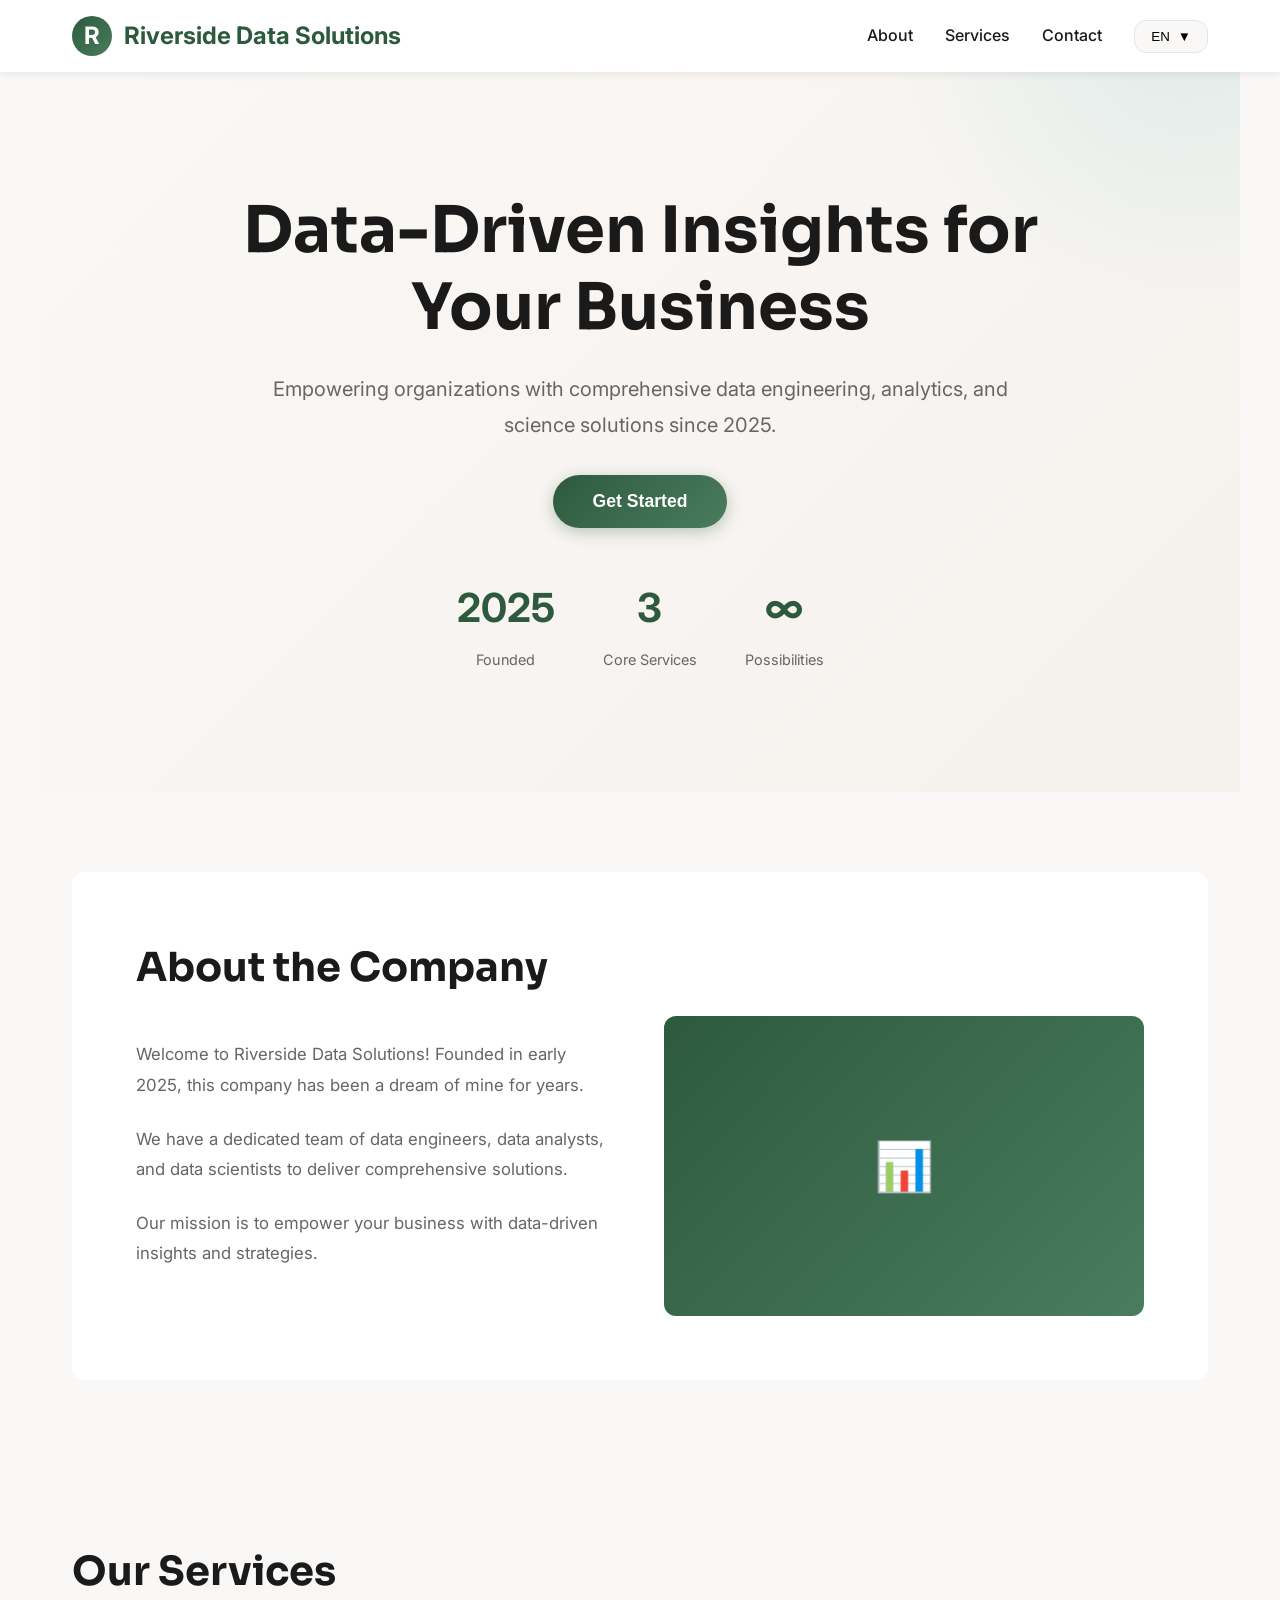
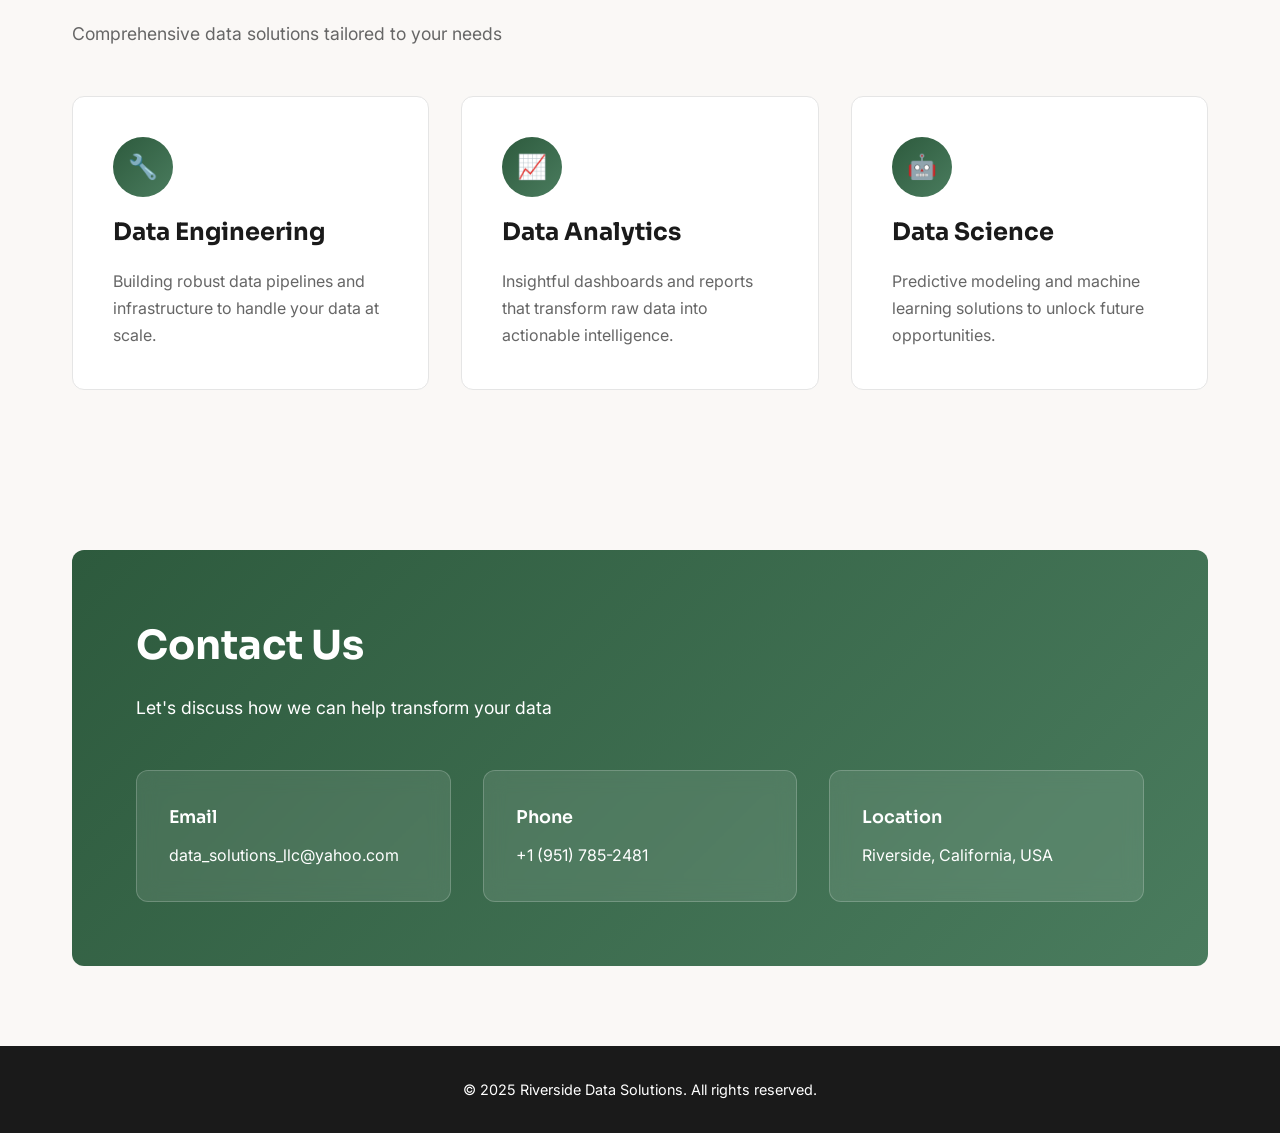
<file: new.html>
<!DOCTYPE html>
<html lang="en">
<head>
    <meta charset="UTF-8">
    <meta name="viewport" content="width=device-width, initial-scale=1.0">
    <title>Riverside Data Solutions</title>
    <link rel="preconnect" href="https://fonts.googleapis.com">
    <link rel="preconnect" href="https://fonts.gstatic.com" crossorigin>
    <link href="https://fonts.googleapis.com/css2?family=Sora:wght@300;400;600;700&family=Inter:wght@400;500;600&display=swap" rel="stylesheet">
    <style>
        * {
            margin: 0;
            padding: 0;
            box-sizing: border-box;
        }

        :root {
            --primary: #2d5a3d;
            --primary-light: #4a7c5e;
            --accent: #0ea5a5;
            --background: #faf8f6;
            --card: #ffffff;
            --text: #1a1a1a;
            --text-light: #666666;
            --border: #e5e5e5;
            --radius: 12px;
        }

        body {
            font-family: 'Inter', sans-serif;
            background-color: var(--background);
            color: var(--text);
            line-height: 1.6;
        }

        h1, h2, h3, h4, h5, h6 {
            font-family: 'Sora', sans-serif;
            font-weight: 700;
        }

        /* Header */
        header {
            background-color: var(--card);
            box-shadow: 0 2px 8px rgba(0, 0, 0, 0.08);
            position: sticky;
            top: 0;
            z-index: 100;
            padding: 1rem 0;
        }

        .header-container {
            max-width: 1200px;
            margin: 0 auto;
            padding: 0 2rem;
            display: flex;
            justify-content: space-between;
            align-items: center;
        }

        .logo {
            display: flex;
            align-items: center;
            gap: 0.75rem;
            font-size: 1.5rem;
            font-weight: 700;
            color: var(--primary);
            text-decoration: none;
        }

        .logo-icon {
            width: 40px;
            height: 40px;
            background: linear-gradient(135deg, var(--primary), var(--primary-light));
            border-radius: 50%;
            display: flex;
            align-items: center;
            justify-content: center;
            color: white;
            font-weight: 700;
        }

        nav {
            display: flex;
            gap: 2rem;
            align-items: center;
        }

        nav a {
            text-decoration: none;
            color: var(--text);
            font-weight: 500;
            transition: color 0.3s ease;
            cursor: pointer;
        }

        nav a:hover {
            color: var(--primary);
        }

        .lang-selector {
            position: relative;
            display: inline-block;
        }

        .lang-btn {
            background: var(--background);
            border: 1px solid var(--border);
            padding: 0.5rem 1rem;
            border-radius: var(--radius);
            cursor: pointer;
            font-weight: 500;
            display: flex;
            align-items: center;
            gap: 0.5rem;
            transition: all 0.3s ease;
        }

        .lang-btn:hover {
            background: var(--primary);
            color: white;
            border-color: var(--primary);
        }

        .lang-dropdown {
            display: none;
            position: absolute;
            top: 100%;
            right: 0;
            background: white;
            border: 1px solid var(--border);
            border-radius: var(--radius);
            box-shadow: 0 4px 12px rgba(0, 0, 0, 0.15);
            z-index: 1000;
            min-width: 150px;
            margin-top: 0.5rem;
        }

        .lang-dropdown.active {
            display: block;
        }

        .lang-option {
            padding: 0.75rem 1rem;
            cursor: pointer;
            transition: background 0.2s ease;
            border: none;
            background: none;
            width: 100%;
            text-align: left;
            font-size: 1rem;
        }

        .lang-option:hover {
            background: var(--background);
        }

        /* Hero Section */
        .hero {
            min-height: 80vh;
            display: flex;
            align-items: center;
            justify-content: center;
            background: linear-gradient(135deg, var(--background) 0%, #f5f1ed 100%);
            padding: 4rem 2rem;
            position: relative;
            overflow: hidden;
        }

        .hero::before {
            content: '';
            position: absolute;
            top: -50%;
            right: -20%;
            width: 600px;
            height: 600px;
            background: radial-gradient(circle, rgba(14, 165, 165, 0.1) 0%, transparent 70%);
            border-radius: 50%;
            animation: float 6s ease-in-out infinite;
        }

        @keyframes float {
            0%, 100% { transform: translateY(0px); }
            50% { transform: translateY(30px); }
        }

        .hero-content {
            max-width: 800px;
            text-align: center;
            position: relative;
            z-index: 2;
            animation: fadeInUp 0.8s ease-out;
        }

        @keyframes fadeInUp {
            from {
                opacity: 0;
                transform: translateY(30px);
            }
            to {
                opacity: 1;
                transform: translateY(0);
            }
        }

        .hero h1 {
            font-size: clamp(2.5rem, 8vw, 4rem);
            margin-bottom: 1.5rem;
            line-height: 1.2;
            color: var(--text);
        }

        .hero p {
            font-size: 1.25rem;
            color: var(--text-light);
            margin-bottom: 2rem;
            line-height: 1.8;
        }

        .hero-stats {
            display: flex;
            justify-content: center;
            gap: 3rem;
            margin-top: 3rem;
            flex-wrap: wrap;
        }

        .stat {
            text-align: center;
        }

        .stat-number {
            font-size: 2.5rem;
            font-weight: 700;
            color: var(--primary);
        }

        .stat-label {
            font-size: 0.9rem;
            color: var(--text-light);
            margin-top: 0.5rem;
        }

        /* CTA Button */
        .cta-btn {
            background: linear-gradient(135deg, var(--primary), var(--primary-light));
            color: white;
            border: none;
            padding: 1rem 2.5rem;
            border-radius: 50px;
            font-size: 1.1rem;
            font-weight: 600;
            cursor: pointer;
            transition: all 0.3s ease;
            box-shadow: 0 4px 15px rgba(45, 90, 61, 0.3);
            display: inline-block;
            text-decoration: none;
        }

        .cta-btn:hover {
            transform: translateY(-2px);
            box-shadow: 0 6px 20px rgba(45, 90, 61, 0.4);
        }

        /* Sections */
        section {
            padding: 5rem 2rem;
            max-width: 1200px;
            margin: 0 auto;
        }

        .section-title {
            font-size: 2.5rem;
            margin-bottom: 1rem;
            color: var(--text);
        }

        .section-subtitle {
            font-size: 1.1rem;
            color: var(--text-light);
            margin-bottom: 3rem;
        }

        /* About Section */
        .about {
            background: var(--card);
            border-radius: var(--radius);
            padding: 4rem;
        }

        .about-content {
            display: grid;
            grid-template-columns: 1fr 1fr;
            gap: 3rem;
            align-items: center;
        }

        .about-text p {
            margin-bottom: 1.5rem;
            color: var(--text-light);
            line-height: 1.8;
            font-size: 1.05rem;
        }

        @media (max-width: 768px) {
            .about-content {
                grid-template-columns: 1fr;
            }
        }

        /* Services Section */
        .services-grid {
            display: grid;
            grid-template-columns: repeat(auto-fit, minmax(300px, 1fr));
            gap: 2rem;
        }

        .service-card {
            background: var(--card);
            padding: 2.5rem;
            border-radius: var(--radius);
            border: 1px solid var(--border);
            transition: all 0.3s ease;
            cursor: pointer;
        }

        .service-card:hover {
            transform: translateY(-8px);
            box-shadow: 0 12px 30px rgba(0, 0, 0, 0.1);
            border-color: var(--primary);
        }

        .service-icon {
            width: 60px;
            height: 60px;
            background: linear-gradient(135deg, var(--primary), var(--primary-light));
            border-radius: 50%;
            display: flex;
            align-items: center;
            justify-content: center;
            font-size: 1.5rem;
            margin-bottom: 1rem;
            color: white;
        }

        .service-card h3 {
            font-size: 1.5rem;
            margin-bottom: 1rem;
            color: var(--text);
        }

        .service-card p {
            color: var(--text-light);
            line-height: 1.7;
        }

        /* Contact Section */
        .contact {
            background: linear-gradient(135deg, var(--primary), var(--primary-light));
            color: white;
            border-radius: var(--radius);
            padding: 4rem;
        }

        .contact .section-title,
        .contact .section-subtitle {
            color: white;
        }

        .contact-grid {
            display: grid;
            grid-template-columns: repeat(auto-fit, minmax(250px, 1fr));
            gap: 2rem;
            margin-top: 2rem;
        }

        .contact-item {
            background: rgba(255, 255, 255, 0.1);
            padding: 2rem;
            border-radius: var(--radius);
            border: 1px solid rgba(255, 255, 255, 0.2);
            backdrop-filter: blur(10px);
        }

        .contact-item h4 {
            font-size: 1.1rem;
            margin-bottom: 0.75rem;
            font-weight: 600;
        }

        .contact-item a {
            color: white;
            text-decoration: none;
            transition: opacity 0.3s ease;
        }

        .contact-item a:hover {
            opacity: 0.8;
        }

        /* Footer */
        footer {
            background: var(--text);
            color: white;
            text-align: center;
            padding: 2rem;
            font-size: 0.9rem;
        }

        /* Responsive */
        @media (max-width: 768px) {
            .header-container {
                flex-direction: column;
                gap: 1rem;
            }

            nav {
                flex-direction: column;
                gap: 1rem;
                width: 100%;
            }

            nav a {
                display: block;
                text-align: center;
            }

            section {
                padding: 3rem 1rem;
            }

            .about {
                padding: 2rem;
            }

            .contact {
                padding: 2rem;
            }

            .hero-stats {
                gap: 1.5rem;
            }
        }
    </style>
</head>
<body>
    <!-- Header -->
    <header>
        <div class="header-container">
            <a href="#" class="logo">
                <div class="logo-icon">R</div>
                <span id="site-title">Riverside Data Solutions</span>
            </a>
            <nav>
                <a href="#about" onclick="scrollToSection(event)">
                    <span id="nav-about">About</span>
                </a>
                <a href="#services" onclick="scrollToSection(event)">
                    <span id="nav-services">Services</span>
                </a>
                <a href="#contact" onclick="scrollToSection(event)">
                    <span id="nav-contact">Contact</span>
                </a>
                <div class="lang-selector">
                    <button class="lang-btn" id="lang-toggle" onclick="toggleLangDropdown()">
                        <span id="current-lang">EN</span>
                        <span>▼</span>
                    </button>
                    <div class="lang-dropdown" id="lang-dropdown">
                        <button class="lang-option" onclick="setLanguage('en')">English</button>
                        <button class="lang-option" onclick="setLanguage('es')">Español</button>
                        <button class="lang-option" onclick="setLanguage('zh')">中文</button>
                    </div>
                </div>
            </nav>
        </div>
    </header>

    <!-- Hero Section -->
    <section class="hero">
        <div class="hero-content">
            <h1 id="hero-title">Data-Driven Insights for Your Business</h1>
            <p id="hero-subtitle">Empowering organizations with comprehensive data engineering, analytics, and science solutions since 2025.</p>
            <button class="cta-btn" onclick="scrollToSection({target: {getAttribute: () => '#contact'}})">
                <span id="hero-cta">Get Started</span>
            </button>
            <div class="hero-stats">
                <div class="stat">
                    <div class="stat-number">2025</div>
                    <div class="stat-label" id="stat-founded">Founded</div>
                </div>
                <div class="stat">
                    <div class="stat-number">3</div>
                    <div class="stat-label" id="stat-services">Core Services</div>
                </div>
                <div class="stat">
                    <div class="stat-number">∞</div>
                    <div class="stat-label" id="stat-possibilities">Possibilities</div>
                </div>
            </div>
        </div>
    </section>

    <!-- About Section -->
    <section id="about">
        <div class="about">
            <h2 class="section-title" id="about-title">About the Company</h2>
            <div class="about-content">
                <div class="about-text">
                    <p id="about-desc-1">Welcome to Riverside Data Solutions! Founded in early 2025, this company has been a dream of mine for years.</p>
                    <p id="about-desc-2">We have a dedicated team of data engineers, data analysts, and data scientists to deliver comprehensive solutions.</p>
                    <p id="about-desc-3">Our mission is to empower your business with data-driven insights and strategies.</p>
                </div>
                <div style="background: linear-gradient(135deg, var(--primary), var(--primary-light)); border-radius: var(--radius); height: 300px; display: flex; align-items: center; justify-content: center; color: white; font-size: 3rem;">
                    📊
                </div>
            </div>
        </div>
    </section>

    <!-- Services Section -->
    <section id="services">
        <h2 class="section-title" id="services-title">Our Services</h2>
        <p class="section-subtitle" id="services-subtitle">Comprehensive data solutions tailored to your needs</p>
        <div class="services-grid">
            <div class="service-card">
                <div class="service-icon">🔧</div>
                <h3 id="service-1-title">Data Engineering</h3>
                <p id="service-1-desc">Building robust data pipelines and infrastructure to handle your data at scale.</p>
            </div>
            <div class="service-card">
                <div class="service-icon">📈</div>
                <h3 id="service-2-title">Data Analytics</h3>
                <p id="service-2-desc">Insightful dashboards and reports that transform raw data into actionable intelligence.</p>
            </div>
            <div class="service-card">
                <div class="service-icon">🤖</div>
                <h3 id="service-3-title">Data Science</h3>
                <p id="service-3-desc">Predictive modeling and machine learning solutions to unlock future opportunities.</p>
            </div>
        </div>
    </section>

    <!-- Contact Section -->
    <section id="contact">
        <div class="contact">
            <h2 class="section-title" id="contact-title">Contact Us</h2>
            <p class="section-subtitle" id="contact-subtitle">Let's discuss how we can help transform your data</p>
            <div class="contact-grid">
                <div class="contact-item">
                    <h4 id="contact-email-label">Email</h4>
                    <a href="mailto:data_solutions_llc@yahoo.com">data_solutions_llc@yahoo.com</a>
                </div>
                <div class="contact-item">
                    <h4 id="contact-phone-label">Phone</h4>
                    <a href="tel:+19517852481">+1 (951) 785-2481</a>
                </div>
                <div class="contact-item">
                    <h4 id="contact-location-label">Location</h4>
                    <p>Riverside, California, USA</p>
                </div>
            </div>
        </div>
    </section>

    <!-- Footer -->
    <footer>
        <p id="footer-text">© 2025 Riverside Data Solutions. All rights reserved.</p>
    </footer>

    <script>
        // Language data
        const translations = {
            en: {
                siteTitle: "Riverside Data Solutions",
                navAbout: "About",
                navServices: "Services",
                navContact: "Contact",
                heroTitle: "Data-Driven Insights for Your Business",
                heroSubtitle: "Empowering organizations with comprehensive data engineering, analytics, and science solutions since 2025.",
                heroCta: "Get Started",
                statFounded: "Founded",
                statServices: "Core Services",
                statPossibilities: "Possibilities",
                aboutTitle: "About the Company",
                aboutDesc1: "Welcome to Riverside Data Solutions! Founded in early 2025, this company has been a dream of mine for years.",
                aboutDesc2: "We have a dedicated team of data engineers, data analysts, and data scientists to deliver comprehensive solutions.",
                aboutDesc3: "Our mission is to empower your business with data-driven insights and strategies.",
                servicesTitle: "Our Services",
                servicesSubtitle: "Comprehensive data solutions tailored to your needs",
                service1Title: "Data Engineering",
                service1Desc: "Building robust data pipelines and infrastructure to handle your data at scale.",
                service2Title: "Data Analytics",
                service2Desc: "Insightful dashboards and reports that transform raw data into actionable intelligence.",
                service3Title: "Data Science",
                service3Desc: "Predictive modeling and machine learning solutions to unlock future opportunities.",
                contactTitle: "Contact Us",
                contactSubtitle: "Let's discuss how we can help transform your data",
                contactEmailLabel: "Email",
                contactPhoneLabel: "Phone",
                contactLocationLabel: "Location",
                footerText: "© 2025 Riverside Data Solutions. All rights reserved."
            },
            es: {
                siteTitle: "Soluciones de Datos Riverside",
                navAbout: "Acerca de",
                navServices: "Servicios",
                navContact: "Contacto",
                heroTitle: "Conocimientos Basados en Datos para Su Negocio",
                heroSubtitle: "Empoderando organizaciones con soluciones integrales de ingeniería, análisis y ciencia de datos desde 2025.",
                heroCta: "Comenzar",
                statFounded: "Fundada",
                statServices: "Servicios Principales",
                statPossibilities: "Posibilidades",
                aboutTitle: "Sobre la Empresa",
                aboutDesc1: "¡Bienvenido a Soluciones de Datos Riverside! Fundada a principios de 2025, esta empresa ha sido un sueño mío durante años.",
                aboutDesc2: "Contamos con un equipo dedicado de ingenieros de datos, analistas de datos y científicos de datos para ofrecer soluciones completas.",
                aboutDesc3: "Nuestra misión es empoderar a su empresa con conocimientos y estrategias basadas en datos.",
                servicesTitle: "Nuestros Servicios",
                servicesSubtitle: "Soluciones de datos integrales adaptadas a sus necesidades",
                service1Title: "Ingeniería de Datos",
                service1Desc: "Construcción de canalizaciones de datos robustas e infraestructura para manejar sus datos a escala.",
                service2Title: "Análisis de Datos",
                service2Desc: "Tableros e informes perspicaces que transforman datos sin procesar en inteligencia procesable.",
                service3Title: "Ciencia de Datos",
                service3Desc: "Modelado predictivo y soluciones de aprendizaje automático para desbloquear oportunidades futuras.",
                contactTitle: "Contáctenos",
                contactSubtitle: "Hablemos sobre cómo podemos ayudar a transformar sus datos",
                contactEmailLabel: "Correo electrónico",
                contactPhoneLabel: "Teléfono",
                contactLocationLabel: "Dirección",
                footerText: "© 2025 Soluciones de Datos Riverside. Todos los derechos reservados."
            },
            zh: {
                siteTitle: "河滨数据解决方案",
                navAbout: "关于",
                navServices: "服务",
                navContact: "联系",
                heroTitle: "为您的业务提供数据驱动的洞察",
                heroSubtitle: "自2025年以来，通过全面的数据工程、分析和科学解决方案赋能组织。",
                heroCta: "开始使用",
                statFounded: "成立于",
                statServices: "核心服务",
                statPossibilities: "可能性",
                aboutTitle: "关于公司",
                aboutDesc1: "欢迎来到河滨数据解决方案！该公司成立于2025年初，这家公司是我多年来的梦想。",
                aboutDesc2: "我们拥有一支由数据工程师、数据分析师和数据科学家组成的专业团队，提供全面的解决方案。",
                aboutDesc3: "我们的使命是通过数据驱动的洞察力和策略赋能您的业务。",
                servicesTitle: "我们的服务",
                servicesSubtitle: "根据您的需求量身定制的全面数据解决方案",
                service1Title: "数据工程",
                service1Desc: "构建强大的数据管道和基础设施，以大规模处理您的数据。",
                service2Title: "数据分析",
                service2Desc: "有洞察力的仪表板和报告，将原始数据转化为可操作的智能。",
                service3Title: "数据科学",
                service3Desc: "预测建模和机器学习解决方案，释放未来机会。",
                contactTitle: "联系我们",
                contactSubtitle: "让我们讨论如何帮助转变您的数据",
                contactEmailLabel: "电子邮件",
                contactPhoneLabel: "电话",
                contactLocationLabel: "地址",
                footerText: "© 2025 河滨数据解决方案。保留所有权利。"
            }
        };

        let currentLanguage = 'en';

        function setLanguage(lang) {
            currentLanguage = lang;
            updateContent();
            document.getElementById('lang-dropdown').classList.remove('active');
            document.getElementById('current-lang').textContent = lang.toUpperCase();
            localStorage.setItem('preferredLanguage', lang);
        }

        function updateContent() {
            const t = translations[currentLanguage];
            
            document.getElementById('site-title').textContent = t.siteTitle;
            document.getElementById('nav-about').textContent = t.navAbout;
            document.getElementById('nav-services').textContent = t.navServices;
            document.getElementById('nav-contact').textContent = t.navContact;
            document.getElementById('hero-title').textContent = t.heroTitle;
            document.getElementById('hero-subtitle').textContent = t.heroSubtitle;
            document.getElementById('hero-cta').textContent = t.heroCta;
            document.getElementById('stat-founded').textContent = t.statFounded;
            document.getElementById('stat-services').textContent = t.statServices;
            document.getElementById('stat-possibilities').textContent = t.statPossibilities;
            document.getElementById('about-title').textContent = t.aboutTitle;
            document.getElementById('about-desc-1').textContent = t.aboutDesc1;
            document.getElementById('about-desc-2').textContent = t.aboutDesc2;
            document.getElementById('about-desc-3').textContent = t.aboutDesc3;
            document.getElementById('services-title').textContent = t.servicesTitle;
            document.getElementById('services-subtitle').textContent = t.servicesSubtitle;
            document.getElementById('service-1-title').textContent = t.service1Title;
            document.getElementById('service-1-desc').textContent = t.service1Desc;
            document.getElementById('service-2-title').textContent = t.service2Title;
            document.getElementById('service-2-desc').textContent = t.service2Desc;
            document.getElementById('service-3-title').textContent = t.service3Title;
            document.getElementById('service-3-desc').textContent = t.service3Desc;
            document.getElementById('contact-title').textContent = t.contactTitle;
            document.getElementById('contact-subtitle').textContent = t.contactSubtitle;
            document.getElementById('contact-email-label').textContent = t.contactEmailLabel;
            document.getElementById('contact-phone-label').textContent = t.contactPhoneLabel;
            document.getElementById('contact-location-label').textContent = t.contactLocationLabel;
            document.getElementById('footer-text').textContent = t.footerText;
        }

        function toggleLangDropdown() {
            document.getElementById('lang-dropdown').classList.toggle('active');
        }

        function scrollToSection(event) {
            if (event.preventDefault) {
                event.preventDefault();
            }
            const target = event.target.getAttribute('href') || '#contact';
            const element = document.querySelector(target);
            if (element) {
                element.scrollIntoView({ behavior: 'smooth', block: 'start' });
            }
        }

        // Close dropdown when clicking outside
        document.addEventListener('click', function(event) {
            const dropdown = document.getElementById('lang-dropdown');
            const toggle = document.getElementById('lang-toggle');
            if (!dropdown.contains(event.target) && !toggle.contains(event.target)) {
                dropdown.classList.remove('active');
            }
        });

        // Initialize with saved language or default
        const savedLanguage = localStorage.getItem('preferredLanguage') || 'en';
        setLanguage(savedLanguage);
    </script>
</body>
</html>
</file>
